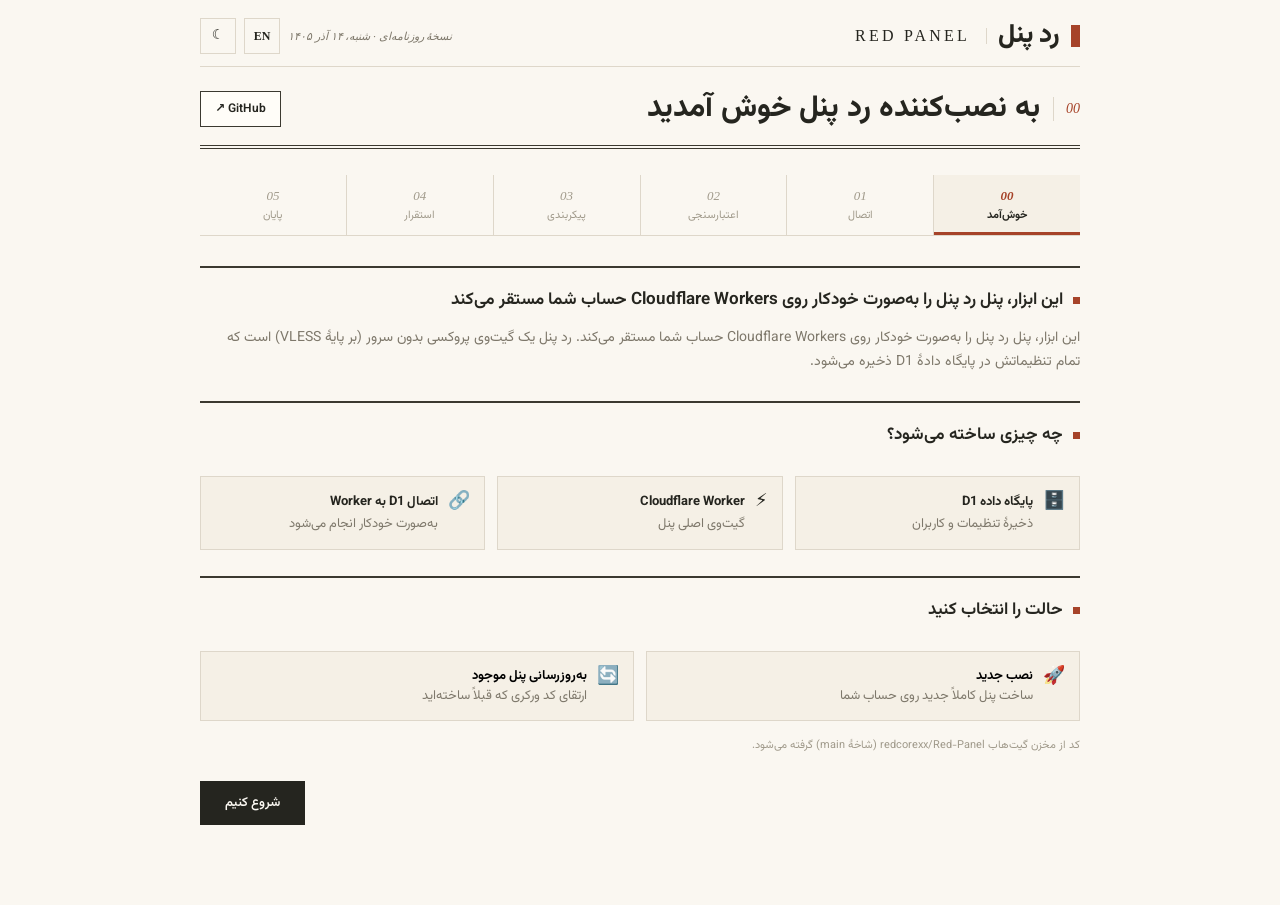
<file: docs/index.html>
<!DOCTYPE html>
<html lang="fa" dir="rtl">
<head>
<meta charset="UTF-8">
<meta name="viewport" content="width=device-width, initial-scale=1.0, viewport-fit=cover">
<title>نصب‌کننده رد پنل | Red Panel Installer</title>
<meta name="theme-color" content="#faf7f1">
<style>
@font-face {
  font-family: 'Vazirmatn';
  src: url([data-uri]) format('woff2');
  font-weight: 100 900; font-style: normal; font-display: swap;
}
:root {
  --p-bg:#faf7f1; --p-surface:#f5f0e6; --p-raised:#fffdf8; --p-ink:#25251f;
  --p-muted:#7e786b; --p-faint:#a09a8b; --p-line:#ded7ca; --p-strong-line:#3b3930;
  --p-accent:#a64329; --p-accent-soft:#f2e6dc; --p-green:#315b4d; --p-amber:#ad7a2b; --p-red:#ab3e36;
  --p-serif: Georgia,'Times New Roman',serif;
}
html[data-mode="dark"] {
  --p-bg:#191814; --p-surface:#24211b; --p-raised:#211f19; --p-ink:#f0e9db;
  --p-muted:#b4aa98; --p-faint:#9b907d; --p-line:#484135; --p-strong-line:#c5bba8;
  --p-accent:#e08b69; --p-accent-soft:#38281f; --p-green:#9cc6ae; --p-amber:#dcb374; --p-red:#e19086;
  color-scheme: dark;
}
* { box-sizing:border-box; margin:0; padding:0; }
html { font-size:16px; }
body {
  background:var(--p-bg); color:var(--p-ink);
  font-family:'Vazirmatn',Tahoma,system-ui,sans-serif;
  min-height:100svh; line-height:1.7;
}
::selection { background:var(--p-accent); color:var(--p-bg); }
*::-webkit-scrollbar { width:8px; height:8px; }
*::-webkit-scrollbar-thumb { background:var(--p-line); }
button { font-family:inherit; cursor:pointer; }
input, select { font-family:inherit; }

.app { width:min(880px,100% - 40px); margin-inline:auto; padding-bottom:80px; }

/* masthead */
.imprint { display:flex; justify-content:space-between; align-items:center; padding:18px 0 12px; border-bottom:1px solid var(--p-line); gap:12px; }
.wordmark { display:inline-flex; align-items:center; gap:11px; font-size:26px; font-weight:800; line-height:1; color:var(--p-ink); text-decoration:none; }
.mark { display:inline-block; width:9px; height:22px; background:var(--p-accent); flex:none; }
.wordmark-en { font-family:var(--p-serif); font-size:16px; font-weight:400; letter-spacing:.2em; padding-inline-start:16px; border-inline-start:1px solid var(--p-line); }
.edition { color:var(--p-muted); font-size:11px; font-family:var(--p-serif); font-style:italic; text-align:end; }
.imprint-actions { display:flex; gap:8px; align-items:center; }
.icon-btn { width:36px; height:36px; display:inline-flex; align-items:center; justify-content:center; border:1px solid var(--p-line); background:transparent; color:var(--p-ink); font-size:14px; transition:.18s; }
.icon-btn:hover { color:var(--p-accent); background:var(--p-accent-soft); border-color:var(--p-accent); }
.icon-btn.lang { font:600 12px var(--p-serif); }
.pagebar { display:flex; justify-content:space-between; align-items:center; gap:18px; padding:20px 0 14px; border-bottom:4px double var(--p-strong-line); }
.page-title { display:flex; align-items:center; gap:13px; min-width:0; }
.page-title h1 { font-size:clamp(22px,3vw,30px); font-weight:750; line-height:1.45; }
.sec-num { font-family:var(--p-serif); font-style:italic; font-size:14px; color:var(--p-accent); padding-inline-end:12px; border-inline-end:1px solid var(--p-line); flex:none; }

/* steps strip */
.steps { display:flex; gap:0; border-bottom:1px solid var(--p-line); margin-top:26px; overflow-x:auto; }
.step-pill { flex:1; min-width:96px; padding:10px 8px; text-align:center; font-size:11px; color:var(--p-faint); border-inline-start:1px solid var(--p-line); }
.step-pill:first-child { border-inline-start:0; }
.step-pill .n { display:block; font-family:var(--p-serif); font-style:italic; font-size:13px; color:var(--p-faint); }
.step-pill.on { color:var(--p-ink); font-weight:700; background:var(--p-surface); box-shadow:inset 0 -3px 0 var(--p-accent); }
.step-pill.on .n { color:var(--p-accent); }
.step-pill.done { color:var(--p-muted); }
.step-pill.done .n { color:var(--p-green); }

/* sections */
main { padding-top:30px; }
.section-heading { display:flex; justify-content:space-between; align-items:center; gap:16px; border-top:2px solid var(--p-strong-line); padding:18px 0 12px; margin-top:26px; }
.section-heading:first-child { margin-top:0; }
.section-heading h2 { display:flex; align-items:center; gap:10px; font-size:17px; font-weight:650; }
.section-heading h2::before { content:""; width:7px; height:7px; background:var(--p-accent); flex:none; }
.card { background:var(--p-raised); border:1px solid var(--p-line); padding:22px; margin-top:14px; }
.card.flat { background:transparent; }
.muted { color:var(--p-muted); font-size:13px; }
.small { font-size:12px; }
.serif { font-family:var(--p-serif); }

/* feature list */
.feat-grid { display:grid; grid-template-columns:repeat(auto-fit,minmax(220px,1fr)); gap:12px; margin-top:14px; }
.feat { display:flex; gap:10px; align-items:flex-start; background:var(--p-surface); border:1px solid var(--p-line); padding:14px; font-size:13px; }
.feat b { display:block; font-size:13px; }
.feat .em { font-size:18px; line-height:1.3; }

/* forms */
label.f-label { display:block; font-size:12px; font-weight:600; color:var(--p-muted); margin:16px 0 6px; }
input[type=text], input[type=password], select {
  width:100%; background:var(--p-raised); border:1px solid var(--p-line); color:var(--p-ink);
  padding:11px 14px; font-size:14px; outline:none; transition:.15s;
}
input:focus, select:focus { border-color:var(--p-accent); box-shadow:0 0 0 3px color-mix(in srgb,var(--p-accent) 16%,transparent); }
input::placeholder { color:var(--p-faint); }
.inp-wrap { position:relative; }
.inp-wrap .side-btn { position:absolute; inset-inline-end:6px; top:50%; transform:translateY(-50%); border:0; background:transparent; color:var(--p-muted); font-size:12px; padding:6px 8px; }
.inp-wrap .side-btn:hover { color:var(--p-accent); }
.row { display:flex; gap:10px; flex-wrap:wrap; align-items:center; }
.hint { font-size:11px; color:var(--p-faint); margin-top:6px; }

/* buttons */
.btn { display:inline-flex; align-items:center; justify-content:center; gap:8px; border:1px solid var(--p-strong-line); background:var(--p-raised); color:var(--p-ink); padding:11px 24px; font-size:13px; font-weight:600; transition:.18s; text-decoration:none; }
.btn:hover { background:var(--p-surface); }
.btn-primary { background:var(--p-ink); color:var(--p-bg); border-color:var(--p-ink); }
.btn-primary:hover { background:var(--p-accent); border-color:var(--p-accent); color:#fff; }
html[data-mode=dark] .btn-primary:hover { color:var(--p-bg); }
.btn-danger { border-color:var(--p-red); color:var(--p-red); }
.btn-sm { padding:7px 14px; font-size:12px; }
.btn[disabled] { opacity:.5; pointer-events:none; }
.actions { display:flex; justify-content:space-between; gap:12px; margin-top:26px; flex-wrap:wrap; }

/* code block */
.codebox { position:relative; margin-top:10px; }
.codebox pre { background:var(--p-surface); border:1px solid var(--p-line); padding:14px; font:11px/1.7 ui-monospace,Menlo,monospace; direction:ltr; text-align:left; max-height:220px; overflow:auto; white-space:pre; color:var(--p-ink); }
.codebox .copy { position:absolute; top:8px; inset-inline-end:8px; }

/* progress log */
.plog { margin-top:14px; }
.plog-item { display:flex; gap:12px; align-items:flex-start; padding:12px 4px; border-bottom:1px solid var(--p-line); font-size:13px; }
.plog-item:last-child { border-bottom:0; }
.plog-ico { width:22px; height:22px; flex:none; display:inline-flex; align-items:center; justify-content:center; border:1px solid var(--p-line); font-size:12px; color:var(--p-muted); }
.plog-item.ok .plog-ico { border-color:var(--p-green); color:var(--p-green); }
.plog-item.err .plog-ico { border-color:var(--p-red); color:var(--p-red); }
.plog-item.run .plog-ico { border-color:var(--p-amber); color:var(--p-amber); animation:pulse 1s infinite alternate; }
@keyframes pulse { to { opacity:.35; } }
.plog-item .t { font-weight:600; }
.plog-item .d { color:var(--p-muted); font-size:11px; direction:ltr; text-align:start; unicode-bidi:plaintext; overflow-wrap:anywhere; }

/* success */
.big-url { display:block; background:var(--p-surface); border:1px solid var(--p-strong-line); outline:1px solid var(--p-line); outline-offset:4px; padding:20px; text-align:center; margin-top:14px; }
.big-url a { color:var(--p-accent); font-weight:700; font-size:15px; direction:ltr; unicode-bidi:embed; word-break:break-all; text-underline-offset:5px; }
.kv { display:flex; justify-content:space-between; gap:10px; padding:10px 0; border-bottom:1px solid var(--p-line); font-size:13px; }
.kv:last-child { border-bottom:0; }
.kv b { direction:ltr; unicode-bidi:embed; font-family:ui-monospace,monospace; font-size:12px; }

/* notice */
.notice { border:1px solid var(--p-line); border-inline-start:3px solid var(--p-amber); background:var(--p-surface); padding:12px 14px; font-size:12px; margin-top:14px; }
.notice.red { border-inline-start-color:var(--p-red); }
.notice.green { border-inline-start-color:var(--p-green); }

/* saved panels */
.panel-item { display:flex; justify-content:space-between; align-items:center; gap:10px; padding:12px; border:1px solid var(--p-line); background:var(--p-surface); margin-top:8px; font-size:12px; flex-wrap:wrap; }
.panel-item .nm { font-weight:700; font-size:13px; }
.panel-item a { color:var(--p-accent); direction:ltr; unicode-bidi:embed; }

/* perm table */
.perms { width:100%; border-collapse:collapse; margin-top:12px; font-size:12px; }
.perms td, .perms th { border:1px solid var(--p-line); padding:9px 12px; text-align:start; }
.perms th { background:var(--p-surface); font-size:11px; color:var(--p-muted); font-weight:600; }
.ltr { direction:ltr; text-align:left; unicode-bidi:embed; }
.mt { margin-top:16px; }
.hidden { display:none !important; }
@media (max-width:640px){
  .wordmark { font-size:21px; }
  .wordmark-en { font-size:12px; padding-inline-start:10px; }
  .edition { display:none; }
  .card { padding:16px; }
}
</style>
</head>
<body>
<div class="app">
  <header>
    <div class="imprint">
      <span class="wordmark">
        <span class="mark"></span>
        <span>رد پنل</span>
        <span class="wordmark-en">RED PANEL</span>
      </span>
      <div class="imprint-actions">
        <span class="edition" id="edition"></span>
        <button class="icon-btn lang" id="btn-lang" onclick="toggleLang()">EN</button>
        <button class="icon-btn" id="btn-theme" onclick="toggleTheme()" title="Theme">☾</button>
      </div>
    </div>
    <div class="pagebar">
      <div class="page-title">
        <span class="sec-num" id="sec-num">00</span>
        <h1 id="page-title">نصب‌کننده</h1>
      </div>
      <a class="btn btn-sm" href="https://github.com/redcorexx/Red-Panel" target="_blank" rel="noopener">GitHub ↗</a>
    </div>
    <div class="steps" id="steps"></div>
  </header>

  <main id="main"></main>
</div>

<script>
/* ================= RED PANEL INSTALLER ================= */
const REPO = 'redcorexx/Red-Panel';
const CF_API = 'https://api.cloudflare.com/client/v4';
const LS_PANELS = 'redpanel_installer_panels';
const LS_LANG = 'redpanel_installer_lang';
const LS_THEME = 'redpanel_installer_theme';

const PROXY_CODE = `export default {
  async fetch(request) {
    const url = new URL(request.url);
    if (url.pathname === '/health') return json({ ok: true, service: 'redpanel-proxy' });
    if (request.method === 'OPTIONS') return new Response(null, { headers: corsH() });
    const target = url.searchParams.get('url');
    if (!target) return json({ error: 'missing ?url=' }, 400);
    let t; try { t = new URL(target); } catch { return json({ error: 'bad url' }, 400); }
    const allowed = ['api.cloudflare.com','raw.githubusercontent.com','cdn.jsdelivr.net','api.github.com'];
    if (!allowed.includes(t.hostname)) return json({ error: 'host not allowed' }, 403);
    const headers = new Headers(request.headers);
    headers.delete('host'); headers.delete('origin'); headers.delete('referer');
    const init = { method: request.method, headers, duplex: 'half' };
    if (request.method !== 'GET' && request.method !== 'HEAD') init.body = request.body;
    const res = await fetch(target, init);
    const rh = new Headers(res.headers);
    for (const [k, v] of Object.entries(corsH())) rh.set(k, v);
    return new Response(res.body, { status: res.status, headers: rh });
  }
};
function corsH() {
  return {
    'Access-Control-Allow-Origin': '*',
    'Access-Control-Allow-Methods': 'GET, POST, PUT, DELETE, OPTIONS',
    'Access-Control-Allow-Headers': '*',
    'Access-Control-Max-Age': '86400'
  };
}
function json(obj, status = 200) {
  return new Response(JSON.stringify(obj), {
    status,
    headers: Object.assign({ 'Content-Type': 'application/json' }, corsH())
  });
}`;

const state = {
  mode: 'install',          // install | update
  step: 0,
  proxyUrl: '',
  directOk: false,
  apiToken: '',
  accounts: [],
  accountId: '',
  accountName: '',
  workerName: '',
  password: '',
  tgToken: '',
  tgAdminId: '',
  dbId: '',
  dbName: '',
  workerCode: '',
  workerVersion: '',
  deployUrl: '',
  existingBindings: null,
};

/* ---------------- i18n ---------------- */
const I18N = {
  fa: {
    steps: ['خوش‌آمد', 'اتصال', 'اعتبارسنجی', 'پیکربندی', 'استقرار', 'پایان'],
    titles: ['به نصب‌کننده رد پنل خوش آمدید','برقراری اتصال', 'اعتبارسنجی توکن', 'پیکربندی استقرار', 'در حال استقرار…', 'استقرار کامل شد'],
    titlesUpdate: ['به نصب‌کننده رد پنل خوش آمدید','برقراری اتصال', 'اعتبارسنجی توکن', 'پیکربندی به‌روزرسانی', 'در حال به‌روزرسانی…', 'به‌روزرسانی کامل شد'],
    welcomeDesc: 'این ابزار، پنل رد پنل را به‌صورت خودکار روی Cloudflare Workers حساب شما مستقر می‌کند. رد پنل یک گیت‌وی پروکسی بدون سرور (بر پایهٔ VLESS) است که تمام تنظیماتش در پایگاه دادهٔ D1 ذخیره می‌شود.',
    whatBuilt: 'چه چیزی ساخته می‌شود؟',
    featD1: 'پایگاه داده D1', featD1d: 'ذخیرهٔ تنظیمات و کاربران',
    featW: 'Cloudflare Worker', featWd: 'گیت‌وی اصلی پنل',
    featB: 'اتصال D1 به Worker', featBd: 'به‌صورت خودکار انجام می‌شود',
    modes: 'حالت را انتخاب کنید',
    modeInstall: 'نصب جدید', modeInstallD: 'ساخت پنل کاملاً جدید روی حساب شما',
    modeUpdate: 'به‌روزرسانی پنل موجود', modeUpdateD: 'ارتقای کد ورکری که قبلاً ساخته‌اید',
    savedPanels: 'پنل‌های ذخیره‌شده در این مرورگر',
    permTitle: 'دسترسی‌های لازم برای ساخت توکن',
    permTbl: ['منبع', 'سطح', 'کاربرد'],
    perm1: ['Account Settings', 'Read', 'شناسایی حساب'],
    perm2: ['Workers Scripts', 'Edit', 'استقرار ورکر'],
    perm3: ['D1', 'Edit', 'ساخت پایگاه داده'],
    makeToken: 'ساخت توکن در داشبورد کلودفلر ↗',
    tokenGuide: 'آموزش ساخت توکن: در داشبورد کلودفلر به <b>My Profile ← API Tokens</b> بروید، روی <b>Create Token</b> بزنید، گزینهٔ <b>Create Custom Token</b> را انتخاب و دسترسی‌های بالا را اضافه کنید.',
    next: 'ادامه', back: 'بازگشت', start: 'شروع کنیم',
    connIntro: 'مرورگرها اجازهٔ تماس مستقیم با API کلودفلر را نمی‌دهند (محدودیت CORS). برای همین یک <b>پروکسی کوچک و رایگان</b> روی حساب خودتان می‌سازیم — کمتر از یک دقیقه طول می‌کشد و فقط برای همین نصب استفاده می‌شود.',
    connTest: 'ابتدا اتصال مستقیم آزمایش می‌شود…',
    connDirectOk: 'اتصال مستقیم برقرار است! نیازی به پروکسی نیست.',
    connNeedProxy: 'اتصال مستقیم ممکن نیست. مراحل زیر پروکسی شخصی شما را می‌سازد:',
    proxyStep1: '<b>۱.</b> روی دکمهٔ زیر بزنید تا صفحهٔ ساخت Worker در داشبورد کلودفلر باز شود:',
    openWorker: 'باز کردن داشبورد کلودفلر ↗',
    proxyStep2: '<b>۲.</b> یک نام دلخواه بگذارید (مثلاً <span class="ltr">redpanel-proxy</span>)، گزینهٔ <span class="ltr">Hello World</span> را انتخاب و <b>Deploy</b> کنید، سپس <b>Edit code</b> را بزنید.',
    proxyStep3: '<b>۳.</b> کد پیش‌فرض را کامل پاک کنید و کد زیر را جایگزین آن کنید و دوباره <b>Deploy</b> بزنید:',
    copy: 'کپی', copied: 'کپی شد!',
    proxyStep4: '<b>۴.</b> آدرس ورکر پروکسی را اینجا وارد کنید:',
    proxyPh: 'https://redpanel-proxy.YOUR-NAME.workers.dev',
    proxyVerify: 'بررسی اتصال پروکسی',
    proxyOk: 'پروکسی متصل و آماده است.',
    proxyFail: 'پروکسی پاسخ نداد. مطمئن شوید Deploy شده و آدرس درست است.',
    secNote: 'این پروکسی فقط درخواست‌ها را به دامنه‌های مجاز (کلودفلر و گیت‌هاب) عبور می‌دهد. کدش را می‌توانید بازبینی کنید.',
    tokenLbl: 'توکن API کلودفلر',
    tokenPh: 'توکن را اینجا جای‌گذاری کنید',
    validate: 'اعتبارسنجی',
    validating: 'در حال بررسی…',
    tokenOk: 'توکن معتبر است.',
    tokenBad: 'توکن معتبر نیست یا دسترسی‌ها کافی نیست.',
    accountLbl: 'حساب را انتخاب کنید',
    noAccount: 'حسابی پیدا نشد. دسترسی Account Settings: Read را بررسی کنید.',
    workerNameLbl: 'نام ورکر',
    workerNameHint: 'فقط حروف کوچک انگلیسی، عدد و خط تیره',
    passLbl: 'رمز عبور پنل',
    passHint: 'این رمز ورود داشبورد شماست — آن را ذخیره کنید',
    regen: 'تولید دوباره', show: 'نمایش', hide: 'مخفی',
    advTg: 'ربات تلگرام (اختیاری)',
    tgTokenLbl: 'توکن ربات تلگرام',
    tgAdminLbl: 'آیدی عددی ادمین تلگرام',
    deployIntro: 'همه‌چیز آماده است. فرآیند استقرار به‌صورت خودکار انجام می‌شود:',
    deployStart: 'شروع استقرار',
    updateIntro: 'کد ورکر به آخرین نسخهٔ مخزن به‌روزرسانی می‌شود. تنظیمات و پایگاه دادهٔ شما دست نمی‌خورد.',
    updateWorkerLbl: 'نام ورکر موجود',
    updateStart: 'شروع به‌روزرسانی',
    stFetch: 'دریافت کد ورکر از مخزن',
    stD1: 'ساخت پایگاه دادهٔ D1',
    stD1Found: 'پایگاه دادهٔ موجود پیدا شد',
    stInject: 'تزریق تنظیمات به کد',
    stUpload: 'بارگذاری و استقرار ورکر',
    stBindings: 'بازیابی اتصال‌های موجود',
    stUrl: 'ساخت آدرس پنل',
    stDone: 'پایان',
    errGeneric: 'خطا رخ داد',
    errToken: 'خطا در اعتبارسنجی توکن',
    errFetch: 'دریافت کد ورکر ناموفق بود',
    errD1: 'ساخت پایگاه داده ناموفق بود',
    errDeploy: 'استقرار ورکر ناموفق بود',
    errNoBindings: 'ورکر پیدا شد ولی اتصال D1 نداشت؛ نام ورکر را بررسی کنید',
    successTitle: 'پنل شما آماده است!',
    successDesc: 'با دکمهٔ زیر وارد داشبورد شوید. رمز عبور شما:',
    openPanel: 'ورود به داشبورد ↗',
    panelUrl: 'آدرس پنل',
    subUrl: 'آدرس سابسکریپشن',
    savePanel: 'ذخیره در این مرورگر',
    saved: 'ذخیره شد',
    warnNoSubdomain: 'حساب شما ساب‌دامین workers.dev ندارد. از داشبورد کلودفلر فعالش کنید (Workers ← Workers Subdomain).',
    updateSuccessTitle: 'به‌روزرسانی کامل شد!',
    updateSuccessDesc: 'ورکر شما به آخرین نسخه ارتقا یافت. آدرس پنل تغییر نکرده است.',
    again: 'نصب جدید', updateAgain: 'به‌روزرسانی دوباره',
    editionPrefix: 'نسخهٔ روزنامه‌ای · ',
    errNet: 'خطای شبکه در ارتباط با پروکسی',
    checkingDirect: 'آزمایش اتصال مستقیم به کلودفلر…',
    tokenHelp: 'توکن خود را نسازیده‌اید؟ بخش «دسترسی‌های لازم» در صفحهٔ قبل را ببینید.',
    proxyOrDirect: 'پروکسی یا اتصال مستقیم',
    required: 'این فیلد لازم است',
    workerNameBad: 'نام ورکر فقط می‌تواند حروف کوچک، عدد و خط تیره باشد',
    fetchNote: 'کد از مخزن گیت‌هاب <span class="ltr">redcorexx/Red-Panel</span> (شاخهٔ main) گرفته می‌شود.',
    versionLbl: 'نسخهٔ در حال نصب',
  },
  en: {
    steps: ['Welcome','Connection','Credentials','Configure','Deploy','Done'],
    titles: ['Welcome to the Red Panel Installer','Establish Connection','Validate Token','Deployment Config','Deploying…','Deployment Complete'],
    titlesUpdate: ['Welcome to the Red Panel Installer','Establish Connection','Validate Token','Update Config','Updating…','Update Complete'],
    welcomeDesc: 'This tool automatically deploys Red Panel to Cloudflare Workers on your account. Red Panel is a serverless proxy gateway (VLESS-based) that stores all configuration in a D1 database.',
    whatBuilt: 'What will be created?',
    featD1: 'D1 Database', featD1d: 'Stores settings & users',
    featW: 'Cloudflare Worker', featWd: 'The main panel gateway',
    featB: 'D1 → Worker binding', featBd: 'Done automatically',
    modes: 'Choose a mode',
    modeInstall: 'Fresh install', modeInstallD: 'Build a brand-new panel on your account',
    modeUpdate: 'Update existing panel', modeUpdateD: 'Upgrade a worker you already deployed',
    savedPanels: 'Panels saved in this browser',
    permTitle: 'Required token permissions',
    permTbl: ['Resource','Level','Purpose'],
    perm1: ['Account Settings','Read','Identify account'],
    perm2: ['Workers Scripts','Edit','Deploy worker'],
    perm3: ['D1','Edit','Create database'],
    makeToken: 'Create token in Cloudflare dashboard ↗',
    tokenGuide: 'How to create a token: in the Cloudflare dashboard go to <b>My Profile → API Tokens</b>, click <b>Create Token</b>, choose <b>Create Custom Token</b> and add the permissions above.',
    next: 'Next', back: 'Back', start: 'Let’s start',
    connIntro: 'Browsers cannot call the Cloudflare API directly (CORS restriction). So we create a tiny <b>free proxy</b> on your own account — it takes under a minute and is only used for this installation.',
    connTest: 'Testing direct connection first…',
    connDirectOk: 'Direct connection works! No proxy needed.',
    connNeedProxy: 'Direct connection is not possible. The steps below build your personal proxy:',
    proxyStep1: '<b>1.</b> Click the button below to open Worker creation in the Cloudflare dashboard:',
    openWorker: 'Open Cloudflare dashboard ↗',
    proxyStep2: '<b>2.</b> Pick any name (e.g. <span class="ltr">redpanel-proxy</span>), choose the <span class="ltr">Hello World</span> template, click <b>Deploy</b>, then <b>Edit code</b>.',
    proxyStep3: '<b>3.</b> Delete the default code entirely, paste this instead and <b>Deploy</b> again:',
    copy: 'Copy', copied: 'Copied!',
    proxyStep4: '<b>4.</b> Paste your proxy worker URL here:',
    proxyPh: 'https://redpanel-proxy.YOUR-NAME.workers.dev',
    proxyVerify: 'Verify proxy connection',
    proxyOk: 'Proxy connected and ready.',
    proxyFail: 'Proxy did not respond. Make sure it is deployed and the URL is correct.',
    secNote: 'This proxy only forwards requests to allowed domains (Cloudflare & GitHub). You can review its code above.',
    tokenLbl: 'Cloudflare API token',
    tokenPh: 'Paste your token here',
    validate: 'Validate',
    validating: 'Checking…',
    tokenOk: 'Token is valid.',
    tokenBad: 'Token is invalid or permissions are insufficient.',
    accountLbl: 'Select your account',
    noAccount: 'No accounts found. Check the Account Settings: Read permission.',
    workerNameLbl: 'Worker name',
    workerNameHint: 'Lowercase letters, digits and dashes only',
    passLbl: 'Panel password',
    passHint: 'This is your dashboard login password — save it somewhere safe',
    regen: 'Regenerate', show: 'Show', hide: 'Hide',
    advTg: 'Telegram bot (optional)',
    tgTokenLbl: 'Telegram bot token',
    tgAdminLbl: 'Telegram admin numeric ID',
    deployIntro: 'Everything is ready. Deployment runs automatically:',
    deployStart: 'Start deployment',
    updateIntro: 'Your worker code will be updated to the latest version from the repository. Your settings and database stay untouched.',
    updateWorkerLbl: 'Existing worker name',
    updateStart: 'Start update',
    stFetch: 'Fetching worker code from repository',
    stD1: 'Creating D1 database',
    stD1Found: 'Found existing database',
    stInject: 'Injecting configuration into code',
    stUpload: 'Uploading & deploying worker',
    stBindings: 'Restoring existing bindings',
    stUrl: 'Building panel URL',
    stDone: 'Finished',
    errGeneric: 'An error occurred',
    errToken: 'Token validation failed',
    errFetch: 'Failed to fetch worker code',
    errD1: 'Failed to create database',
    errDeploy: 'Failed to deploy worker',
    errNoBindings: 'Worker found but has no D1 binding; check the worker name',
    successTitle: 'Your panel is ready!',
    successDesc: 'Open your dashboard with the button below. Your password:',
    openPanel: 'Open dashboard ↗',
    panelUrl: 'Panel URL',
    subUrl: 'Subscription URL',
    savePanel: 'Save in this browser',
    saved: 'Saved',
    warnNoSubdomain: 'Your account has no workers.dev subdomain. Enable it in the Cloudflare dashboard (Workers → Workers Subdomain).',
    updateSuccessTitle: 'Update complete!',
    updateSuccessDesc: 'Your worker was upgraded to the latest version. The panel URL is unchanged.',
    again: 'New install', updateAgain: 'Update again',
    editionPrefix: 'Newspaper Edition · ',
    errNet: 'Network error talking to the proxy',
    checkingDirect: 'Testing direct connection to Cloudflare…',
    tokenHelp: 'No token yet? See “Required token permissions” on the previous page.',
    proxyOrDirect: 'Proxy or direct connection',
    required: 'This field is required',
    workerNameBad: 'Worker name may only contain lowercase letters, digits and dashes',
    fetchNote: 'Code is pulled from the <span class="ltr">redcorexx/Red-Panel</span> GitHub repository (main branch).',
    versionLbl: 'Version being installed',
  }
};
let lang = localStorage.getItem(LS_LANG) || 'fa';
function t(k){ return (I18N[lang] && I18N[lang][k]) || I18N.fa[k] || k; }
function esc(s){ return String(s).replace(/[&<>"']/g, c => ({'&':'&amp;','<':'&lt;','>':'&gt;','"':'&quot;',"'":'&#39;'}[c])); }

/* ---------------- theme & lang ---------------- */
function applyMeta(){
  document.documentElement.lang = lang;
  document.documentElement.dir = lang === 'fa' ? 'rtl' : 'ltr';
  document.getElementById('btn-lang').textContent = lang === 'fa' ? 'EN' : 'فا';
  const now = new Date();
  const loc = lang === 'fa' ? 'fa-IR' : 'en-US';
  const ds = now.toLocaleDateString(loc, { year:'numeric', month:'long', day:'numeric' });
  const wd = now.toLocaleDateString(loc, { weekday:'long' });
  document.getElementById('edition').textContent = t('editionPrefix') + wd + (lang==='fa' ? '، ' : ' — ') + ds;
}
function toggleLang(){ lang = lang === 'fa' ? 'en' : 'fa'; localStorage.setItem(LS_LANG, lang); render(); }
function toggleTheme(){
  const h = document.documentElement;
  const dark = h.getAttribute('data-mode') !== 'dark';
  h.setAttribute('data-mode', dark ? 'dark' : 'light');
  localStorage.setItem(LS_THEME, dark ? 'dark' : 'light');
  document.getElementById('btn-theme').textContent = dark ? '☀' : '☾';
}
(function(){
  const th = localStorage.getItem(LS_THEME);
  if (th === 'dark' || (!th && matchMedia('(prefers-color-scheme: dark)').matches)) {
    document.documentElement.setAttribute('data-mode','dark');
    document.getElementById('btn-theme').textContent = '☀';
  }
})();

/* ---------------- helpers ---------------- */
function randName(){ return 'red-panel-' + Math.random().toString(36).slice(2,6); }
function randPass(){
  const chars = 'abcdefghjkmnpqrstuvwxyzABCDEFGHJKMNPQRSTUVWXYZ23456789';
  let p = ''; for (let i=0;i<12;i++) p += chars[Math.floor(Math.random()*chars.length)];
  return p;
}
function savePanels(){ try { return JSON.parse(localStorage.getItem(LS_PANELS) || '[]'); } catch { return []; } }
function addPanel(p){ const l = savePanels(); l.unshift(p); localStorage.setItem(LS_PANELS, JSON.stringify(l.slice(0,10))); }

async function cfFetch(path, options = {}){
  const headers = Object.assign({}, options.headers || {});
  if (state.apiToken && !headers['Authorization']) headers['Authorization'] = 'Bearer ' + state.apiToken;
  let url = CF_API + path;
  const opts = { method: options.method || 'GET', headers };
  if (options.body instanceof FormData) { opts.body = options.body; }
  else if (options.body !== undefined) { headers['Content-Type'] = 'application/json'; opts.body = options.body; }
  if (state.proxyUrl) url = state.proxyUrl.replace(/\/+$/,'') + '/?url=' + encodeURIComponent(CF_API + path);
  try {
    const res = await fetch(url, opts);
    let data = null;
    try { data = await res.json(); } catch(e){}
    if (data && typeof data === 'object') { data._status = res.status; return data; }
    return { success: false, errors: [{ message: 'HTTP ' + res.status }], _status: res.status };
  } catch (e) {
    return { success: false, errors: [{ message: String(e && e.message || e) }], _network: true };
  }
}

async function fetchWorkerCode(){
  const files = ['_worker.js'];
  const mkSources = (f) => [
    { name: 'jsDelivr', url: `https://cdn.jsdelivr.net/gh/${REPO}@main/${f}` },
    { name: 'GitHub API', url: `https://api.github.com/repos/${REPO}/contents/${f}?ref=main`, gh: true },
    { name: 'GitHub Raw', url: `https://raw.githubusercontent.com/${REPO}/refs/heads/main/${f}` },
  ];
  let proxied = [];
  if (state.proxyUrl) {
    const p = state.proxyUrl.replace(/\/+$/,'');
    proxied = files.map(f => ({ name: 'Proxy → GitHub', url: p + '/?url=' + encodeURIComponent(`https://raw.githubusercontent.com/${REPO}/refs/heads/main/${f}`) }));
  }
  const errors = [];
  for (const src of [...mkSources(files[0]), ...proxied]) {
    try {
      const res = await fetch(src.url);
      if (!res.ok) { errors.push(src.name + ': HTTP ' + res.status); continue; }
      let code;
      if (src.gh) {
        const j = await res.json();
        const bin = atob(j.content.replace(/\n/g,''));
        const bytes = new Uint8Array(bin.length);
        for (let i=0;i<bin.length;i++) bytes[i] = bin.charCodeAt(i);
        code = new TextDecoder('utf-8').decode(bytes);
      } else { code = await res.text(); }
      if (!code || code.length < 5000) { errors.push(src.name + ': invalid response'); continue; }
      const vm = code.match(/const\s+CURRENT_VERSION\s*=\s*["']([^"']+)["']/);
      if (vm) state.workerVersion = vm[1];
      state.workerCode = code;
      return { ok: true, via: src.name };
    } catch (e) { errors.push(src.name + ': ' + e.message); }
  }
  return { ok: false, msg: errors.join(' · ') };
}

async function createD1Database(){
  const r = await cfFetch(`/accounts/${state.accountId}/d1/database`, { method:'POST', body: JSON.stringify({ name: state.dbName }) });
  if (r.success) { state.dbId = r.result?.uuid || r.result?.database_id || ''; return { ok:true }; }
  const msg = r.errors?.[0]?.message || '';
  if (/already/i.test(msg)) {
    const list = await cfFetch(`/accounts/${state.accountId}/d1/database`);
    const found = (list.result || []).find(d => d.name === state.dbName);
    if (found) { state.dbId = found.uuid; return { ok:true, found:true }; }
  }
  return { ok:false, msg: msg || t('errD1') };
}

function injectConfig(code){
  let c = code;
  const set = (key, val) => {
    const re = new RegExp(`(${key}\\s*:\\s*)"[^"]*"`);
    c = c.replace(re, `$1"${val.replace(/"/g,'')}"`);
  };
  if (state.password) set('masterKey', state.password);
  if (state.workerName) set('cfWorkerName', state.workerName);
  if (state.accountId) set('cfAccountId', state.accountId);
  if (state.apiToken) set('cfApiToken', state.apiToken);
  if (state.tgToken) set('tgToken', state.tgToken);
  if (state.tgAdminId) set('tgAdminId', state.tgAdminId);
  return c;
}

async function uploadWorker(bindings){
  const code = state.mode === 'install' ? injectConfig(state.workerCode) : state.workerCode;
  const metadata = {
    main_module: 'worker.js',
    compatibility_date: '2024-09-22',
    compatibility_flags: ['nodejs_compat'],
    bindings: bindings,
  };
  const form = new FormData();
  form.append('metadata', new Blob([JSON.stringify(metadata)], { type: 'application/json' }));
  form.append('worker.js', new Blob([code], { type: 'application/javascript+module' }), 'worker.js');
  const r = await cfFetch(`/accounts/${state.accountId}/workers/scripts/${encodeURIComponent(state.workerName)}`, { method:'PUT', body: form });
  if (r.success) return { ok:true };
  return { ok:false, msg: r.errors?.[0]?.message || t('errDeploy') };
}

async function getSubdomain(){
  const r = await cfFetch(`/accounts/${state.accountId}/workers/subdomain`);
  return r.success ? (r.result?.subdomain || '') : '';
}

/* ---------------- deploy runner ---------------- */
function logItem(id, title){
  return `<div class="plog-item" id="pli-${id}"><span class="plog-ico">•</span><div><div class="t">${title}</div><div class="d" id="pld-${id}"></div></div></div>`;
}
function setStepLog(id, status, detail){
  const el = document.getElementById('pli-' + id);
  const d = document.getElementById('pld-' + id);
  if (!el) return;
  el.className = 'plog-item ' + status;
  el.querySelector('.plog-ico').textContent = status === 'ok' ? '✓' : status === 'err' ? '✕' : status === 'run' ? '…' : '•';
  if (detail !== undefined && d) d.textContent = detail;
}

async function runDeployment(){
  const btn = document.getElementById('btn-run-deploy');
  if (btn) btn.disabled = true;
  try {
    setStepLog('fetch','run');
    const f = await fetchWorkerCode();
    if (!f.ok) { setStepLog('fetch','err', f.msg); return fail(t('errFetch')); }
    setStepLog('fetch','ok', f.via + (state.workerVersion ? ' · v' + state.workerVersion : ''));

    if (state.mode === 'install') {
      setStepLog('d1','run');
      const d = await createD1Database();
      if (!d.ok) { setStepLog('d1','err', d.msg); return fail(t('errD1')); }
      setStepLog('d1','ok', d.found ? t('stD1Found') : state.dbName + ' · ' + state.dbId.slice(0,8) + '…');

      setStepLog('inject','run');
      setStepLog('inject','ok', 'masterKey · cfWorkerName · cfAccountId · cfApiToken');
      var bindings = [{ name:'IOT_DB', type:'d1', id: state.dbId }];
    } else {
      setStepLog('bindings','run');
      const s = await cfFetch(`/accounts/${state.accountId}/workers/scripts/${encodeURIComponent(state.workerName)}/settings`);
      let bindings = null;
      if (s.success && Array.isArray(s.result?.bindings)) bindings = s.result.bindings;
      if (!bindings || !bindings.some(b => b.type === 'd1')) {
        if (state.dbId) bindings = [{ name:'IOT_DB', type:'d1', id: state.dbId }];
        else { setStepLog('bindings','err', t('errNoBindings')); return fail(t('errNoBindings')); }
      }
      setStepLog('bindings','ok', bindings.filter(b=>b.type==='d1').map(b=>b.id.slice(0,8)+'…').join(', '));
    }

    setStepLog('upload','run');
    const u = await uploadWorker(bindings);
    if (!u.ok) { setStepLog('upload','err', u.msg); return fail(t('errDeploy')); }
    setStepLog('upload','ok', state.workerName);

    setStepLog('url','run');
    const sub = await getSubdomain();
    if (sub) state.deployUrl = `https://${state.workerName}.${sub}.workers.dev`;
    setStepLog('url', sub ? 'ok' : 'err', sub ? state.deployUrl : t('warnNoSubdomain'));

    setStepLog('done','ok','');
    state.step = 5;
    setTimeout(render, 600);
  } catch (e) {
    fail(t('errGeneric') + ' — ' + e.message);
  }
  function fail(msg){ if (btn) btn.disabled = false; alertBox(msg); }
}

function alertBox(msg){
  const el = document.getElementById('run-alert');
  if (el) { el.textContent = msg; el.classList.remove('hidden'); }
}

/* ---------------- validation ---------------- */
async function validateToken(){
  const btn = document.getElementById('btn-validate');
  btn.disabled = true; btn.textContent = t('validating');
  const box = document.getElementById('token-result');
  state.apiToken = document.getElementById('in-token').value.trim();
  const v = await cfFetch('/user/tokens/verify');
  if (!v.success || v.result?.status !== 'active') {
    box.innerHTML = `<div class="notice red">${t('tokenBad')}<div class="small ltr" style="margin-top:6px">${esc(v.errors?.[0]?.message || t('errNet'))}</div></div>`;
    btn.disabled = false; btn.textContent = t('validate');
    return;
  }
  const acc = await cfFetch('/accounts?per_page=50');
  if (!acc.success || !acc.result?.length) {
    box.innerHTML = `<div class="notice red">${t('noAccount')}</div>`;
    btn.disabled = false; btn.textContent = t('validate');
    return;
  }
  state.accounts = acc.result;
  state.accountId = acc.result[0].id;
  state.accountName = acc.result[0].name;
  box.innerHTML = `<div class="notice green">${t('tokenOk')}</div>
    <label class="f-label">${t('accountLbl')}</label>
    <select id="in-account" onchange="state.accountId=this.value;state.accountName=this.options[this.selectedIndex].text">
      ${acc.result.map(a => `<option value="${esc(a.id)}">${esc(a.name)}</option>`).join('')}
    </select>`;
  document.getElementById('step-next').disabled = false;
  btn.disabled = false; btn.textContent = t('validate');
}

/* ---------------- proxy ---------------- */
async function testDirect(){
  try {
    const res = await fetch(CF_API + '/ips', { signal: AbortSignal.timeout ? AbortSignal.timeout(8000) : undefined });
    const j = await res.json();
    return !!j.success;
  } catch(e){ return false; }
}
async function verifyProxy(){
  const btn = document.getElementById('btn-verify-proxy');
  const box = document.getElementById('proxy-result');
  const url = document.getElementById('in-proxy').value.trim().replace(/\/+$/,'');
  if (!url) { box.innerHTML = `<div class="notice red">${t('required')}</div>`; return; }
  btn.disabled = true;
  try {
    const res = await fetch(url + '/health', { signal: AbortSignal.timeout ? AbortSignal.timeout(10000) : undefined });
    const j = await res.json();
    if (j && j.ok) {
      state.proxyUrl = url;
      box.innerHTML = `<div class="notice green">${t('proxyOk')}</div>`;
      document.getElementById('step-next').disabled = false;
    } else { box.innerHTML = `<div class="notice red">${t('proxyFail')}</div>`; }
  } catch(e) {
    box.innerHTML = `<div class="notice red">${t('proxyFail')}<div class="small ltr" style="margin-top:6px">${esc(e.message)}</div></div>`;
  }
  btn.disabled = false;
}
function copyProxy(btn){
  navigator.clipboard.writeText(PROXY_CODE).then(() => {
    btn.textContent = t('copied'); setTimeout(() => btn.textContent = t('copy'), 1500);
  });
}
function copyText(id, btn){
  const el = document.getElementById(id);
  navigator.clipboard.writeText(el ? (el.value || el.textContent) : '').then(() => {
    if (btn) { const o = btn.textContent; btn.textContent = t('copied'); setTimeout(() => btn.textContent = o, 1400); }
  });
}

/* ---------------- render ---------------- */
const PAGE_NUMS = ['00','01','02','03','04','05'];
function render(){
  applyMeta();
  const titles = state.mode === 'install' ? t('titles') : t('titlesUpdate');
  document.getElementById('page-title').textContent = titles[state.step];
  document.getElementById('sec-num').textContent = PAGE_NUMS[state.step];
  const stepsEl = document.getElementById('steps');
  stepsEl.innerHTML = t('steps').map((s,i) =>
    `<div class="step-pill ${i===state.step?'on':i<state.step?'done':''}"><span class="n">${i<state.step?'✓':'0'+i}</span>${s}</div>`).join('');
  const main = document.getElementById('main');
  main.innerHTML = [rWelcome, rConn, rCreds, rConfig, rDeploy, rSuccess][state.step]();
  window.scrollTo({ top: 0 });
}

function navButtons(showNext, nextDisabled){
  return `<div class="actions">
    <button class="btn" onclick="goStep(${state.step-1})" ${state.step===0?'style="visibility:hidden"':''}>${t('back')}</button>
    <button class="btn btn-primary" id="step-next" onclick="goStep(${state.step+1})" ${showNext?'':'style="visibility:hidden"'} ${nextDisabled?'disabled':''}>${t('next')}</button>
  </div>`;
}
function goStep(n){
  if (n < 0) n = 0; if (n > 5) n = 5;
  if (n === 2 && state.step === 1 && !state.proxyUrl && !state.directOk) return;
  if (n === 3 && !state.accountId) return;
  if (n === 1) window.__connTested = false;
  state.step = n; render();
}

function rWelcome(){
  const saved = savePanels();
  return `
  <div class="section-heading"><h2>${t('welcomeDesc').split('.')[0]}</h2></div>
  <p class="muted" style="font-size:14px">${t('welcomeDesc')}</p>

  <div class="section-heading"><h2>${t('whatBuilt')}</h2></div>
  <div class="feat-grid">
    <div class="feat"><span class="em">🗄️</span><div><b>${t('featD1')}</b><span class="muted">${t('featD1d')}</span></div></div>
    <div class="feat"><span class="em">⚡</span><div><b>${t('featW')}</b><span class="muted">${t('featWd')}</span></div></div>
    <div class="feat"><span class="em">🔗</span><div><b>${t('featB')}</b><span class="muted">${t('featBd')}</span></div></div>
  </div>

  <div class="section-heading"><h2>${t('modes')}</h2></div>
  <div class="feat-grid">
    <button class="feat" style="cursor:pointer;text-align:start" onclick="state.mode='install'">
      <span class="em">🚀</span><div><b>${t('modeInstall')}</b><span class="muted">${t('modeInstallD')}</span></div>
    </button>
    <button class="feat" style="cursor:pointer;text-align:start" onclick="state.mode='update'">
      <span class="em">🔄</span><div><b>${t('modeUpdate')}</b><span class="muted">${t('modeUpdateD')}</span></div>
    </button>
  </div>
  <p class="hint mt">${t('fetchNote')}</p>

  ${saved.length ? `
  <div class="section-heading"><h2>${t('savedPanels')}</h2></div>
  ${saved.map(p => `<div class="panel-item">
      <div><div class="nm">${esc(p.name)}</div><a href="${esc(p.url)}" target="_blank" rel="noopener">${esc(p.url)}</a></div>
      <div class="row"><a class="btn btn-sm" href="${esc(p.url)}/sync/dash" target="_blank" rel="noopener">${t('openPanel')}</a></div>
    </div>`).join('')}` : ''}

  <div class="actions">
    <span></span>
    <button class="btn btn-primary" onclick="startFlow()">${t('start')}</button>
  </div>`;
}
function startFlow(){ window.__connTested = false; state.step = 1; render(); }

function rConn(){
  return `
  <div class="section-heading"><h2>${t('proxyOrDirect')}</h2></div>
  <p class="muted" style="font-size:14px">${t('connIntro')}</p>
  <div id="conn-status" class="notice mt">${t('checkingDirect')}</div>

  <div id="proxy-guide" class="hidden">
    <div class="section-heading"><h2>${t('steps')[1]}</h2></div>
    <p class="muted" style="font-size:13px">${t('proxyStep1')}</p>
    <a class="btn btn-sm mt" href="https://dash.cloudflare.com/workers/services/create" target="_blank" rel="noopener">${t('openWorker')}</a>
    <p class="muted mt" style="font-size:13px">${t('proxyStep2')}</p>
    <p class="muted mt" style="font-size:13px">${t('proxyStep3')}</p>
    <div class="codebox">
      <button class="btn btn-sm copy" onclick="copyProxy(this)">${t('copy')}</button>
      <pre>${esc(PROXY_CODE)}</pre>
    </div>
    <p class="hint">${t('secNote')}</p>
    <p class="muted mt" style="font-size:13px">${t('proxyStep4')}</p>
    <div class="row mt">
      <input type="text" id="in-proxy" placeholder="${t('proxyPh')}" style="flex:1;min-width:240px" dir="ltr">
      <button class="btn" id="btn-verify-proxy" onclick="verifyProxy()">${t('proxyVerify')}</button>
    </div>
    <div id="proxy-result"></div>
  </div>
  ${navButtons(true, true)}`;
}

function rCreds(){
  return `
  <div class="section-heading"><h2>${t('permTitle')}</h2></div>
  <table class="perms">
    <tr><th>${t('permTbl')[0]}</th><th>${t('permTbl')[1]}</th><th>${t('permTbl')[2]}</th></tr>
    <tr><td class="ltr">${t('perm1')[0]}</td><td class="ltr">${t('perm1')[1]}</td><td>${t('perm1')[2]}</td></tr>
    <tr><td class="ltr">${t('perm2')[0]}</td><td class="ltr">${t('perm2')[1]}</td><td>${t('perm2')[2]}</td></tr>
    <tr><td class="ltr">${t('perm3')[0]}</td><td class="ltr">${t('perm3')[1]}</td><td>${t('perm3')[2]}</td></tr>
  </table>
  <div class="notice mt">${t('tokenGuide')}</div>
  <a class="btn btn-sm mt" href="https://dash.cloudflare.com/profile/api-tokens/create" target="_blank" rel="noopener">${t('makeToken')}</a>

  <div class="section-heading"><h2>${t('tokenLbl')}</h2></div>
  <div class="card">
    <input type="password" id="in-token" placeholder="${t('tokenPh')}" dir="ltr" autocomplete="off">
    <div class="row mt">
      <button class="btn btn-primary" id="btn-validate" onclick="validateToken()">${t('validate')}</button>
    </div>
    <p class="hint">${t('tokenHelp')}</p>
    <div id="token-result"></div>
  </div>
  ${navButtons(true, true)}`;
}

function rConfig(){
  if (state.mode === 'update') {
    return `
    <div class="section-heading"><h2>${t('titlesUpdate')[3]}</h2></div>
    <p class="muted" style="font-size:14px">${t('updateIntro')}</p>
    <div class="card">
      <label class="f-label">${t('accountLbl')}</label>
      <div class="muted">${esc(state.accountName)} <span class="small ltr">(${state.accountId.slice(0,10)}…)</span></div>
      <label class="f-label">${t('updateWorkerLbl')}</label>
      <input type="text" id="in-upd-worker" dir="ltr" placeholder="red-panel-xxxx" value="${esc(state.workerName)}">
      <label class="f-label">D1 Database ID <span class="muted">(${lang==='fa'?'اختیاری — اگر اتصال پیدا نشد':'optional — if binding not found'})</span></label>
      <input type="text" id="in-upd-dbid" dir="ltr" placeholder="xxxxxxxx-xxxx-xxxx-xxxx-xxxxxxxxxxxx" value="${esc(state.dbId)}">
    </div>
    <div class="actions">
      <button class="btn" onclick="goStep(2)">${t('back')}</button>
      <button class="btn btn-primary" onclick="startUpdate()">${t('updateStart')}</button>
    </div>`;
  }
  return `
  <div class="section-heading"><h2>${t('titles')[3]}</h2></div>
  <div class="card">
    <label class="f-label">${t('accountLbl')}</label>
    <div class="muted">${esc(state.accountName)} <span class="small ltr">(${state.accountId.slice(0,10)}…)</span></div>

    <label class="f-label">${t('workerNameLbl')}</label>
    <div class="row">
      <input type="text" id="in-worker" dir="ltr" value="${esc(state.workerName || randName())}" style="flex:1;min-width:220px">
      <button class="btn btn-sm" onclick="document.getElementById('in-worker').value=randName()">🎲</button>
    </div>
    <p class="hint">${t('workerNameHint')}</p>

    <label class="f-label">${t('passLbl')}</label>
    <div class="row">
      <div class="inp-wrap" style="flex:1;min-width:220px">
        <input type="password" id="in-pass" dir="ltr" value="${esc(state.password || randPass())}">
        <button class="side-btn" id="btn-eye" onclick="togglePass()">👁</button>
      </div>
      <button class="btn btn-sm" onclick="document.getElementById('in-pass').value=randPass()">↻ ${t('regen')}</button>
    </div>
    <p class="hint">${t('passHint')}</p>

    <div class="section-heading"><h2>${t('advTg')}</h2></div>
    <label class="f-label">${t('tgTokenLbl')}</label>
    <input type="text" id="in-tg-token" dir="ltr" placeholder="123456789:AA...">
    <label class="f-label">${t('tgAdminLbl')}</label>
    <input type="text" id="in-tg-admin" dir="ltr" placeholder="123456789">
  </div>
  <div class="actions">
    <button class="btn" onclick="goStep(2)">${t('back')}</button>
    <button class="btn btn-primary" onclick="startInstall()">${t('deployStart')}</button>
  </div>`;
}
function togglePass(){
  const i = document.getElementById('in-pass');
  i.type = i.type === 'password' ? 'text' : 'password';
}

function startInstall(){
  const name = document.getElementById('in-worker').value.trim().toLowerCase();
  if (!/^[a-z0-9][a-z0-9-]*$/.test(name)) { alert(t('workerNameBad')); return; }
  state.workerName = name;
  state.password = document.getElementById('in-pass').value.trim();
  state.tgToken = document.getElementById('in-tg-token').value.trim();
  state.tgAdminId = document.getElementById('in-tg-admin').value.trim();
  state.dbName = name + '-db';
  state.step = 4; render();
  runDeployment();
}
function startUpdate(){
  const name = document.getElementById('in-upd-worker').value.trim().toLowerCase();
  if (!name) { alert(t('required')); return; }
  state.workerName = name;
  state.dbId = document.getElementById('in-upd-dbid').value.trim();
  state.step = 4; render();
  runDeployment();
}

function rDeploy(){
  const rows = state.mode === 'install'
    ? [ ['fetch', t('stFetch')], ['d1', t('stD1')], ['inject', t('stInject')], ['upload', t('stUpload')], ['url', t('stUrl')], ['done', t('stDone')] ]
    : [ ['fetch', t('stFetch')], ['bindings', t('stBindings')], ['upload', t('stUpload')], ['url', t('stUrl')], ['done', t('stDone')] ];
  return `
  <div class="section-heading"><h2>${state.mode==='install'?t('deployIntro'):t('updateIntro')}</h2></div>
  <div class="card"><div class="plog">${rows.map(r => logItem(r[0], r[1])).join('')}</div></div>
  <div id="run-alert" class="notice red hidden"></div>`;
}

function rSuccess(){
  const isUpdate = state.mode === 'update';
  const dashUrl = state.deployUrl ? state.deployUrl + '/sync/dash' : '';
  if (!isUpdate && state.deployUrl) {
    const exists = savePanels().some(p => p.url === state.deployUrl);
    if (!exists) addPanel({ name: state.workerName, url: state.deployUrl, date: Date.now() });
  }
  return `
  <div class="section-heading"><h2>${isUpdate ? t('updateSuccessTitle') : t('successTitle')}</h2></div>
  <p class="muted" style="font-size:14px">${isUpdate ? t('updateSuccessDesc') : t('successDesc')}</p>

  ${!isUpdate ? `
  <div class="card">
    <div class="kv"><span>${t('passLbl')}</span><b>${esc(state.password)} <button class="btn btn-sm" onclick="copyText('in-x1',this)">${t('copy')}</button><input type="hidden" id="in-x1" value="${esc(state.password)}"></b></div>
    <div class="kv"><span>${t('panelUrl')}</span><b>${esc(dashUrl)}</b></div>
    ${state.workerVersion ? `<div class="kv"><span>${t('versionLbl')}</span><b>v${esc(state.workerVersion)}</b></div>` : ''}
  </div>` : ''}

  ${state.deployUrl ? `
  <div class="big-url">
    <span class="muted small">${t('panelUrl')}</span><br>
    <a href="${esc(dashUrl)}" target="_blank" rel="noopener">${esc(dashUrl)}</a>
  </div>
  <div class="actions" style="justify-content:center">
    <a class="btn btn-primary" href="${esc(dashUrl)}" target="_blank" rel="noopener">${t('openPanel')}</a>
    <button class="btn" onclick="copyText('in-x2',this)">${t('copy')}<input type="hidden" id="in-x2" value="${esc(dashUrl)}"></button>
  </div>` : `<div class="notice red">${t('warnNoSubdomain')}</div>`}

  <div class="actions">
    <button class="btn" onclick="resetAll()">${isUpdate ? t('updateAgain') : t('again')}</button>
  </div>`;
}
function resetAll(){
  Object.assign(state, { step:0, apiToken:'', accounts:[], accountId:'', accountName:'', workerName:'', password:'', tgToken:'', tgAdminId:'', dbId:'', dbName:'', workerCode:'', deployUrl:'', existingBindings:null });
  render();
}

/* init */
render();

/* connection step auto-test */
document.addEventListener('click', async function once(){}, false);
async function connAutoTest(){
  const el = document.getElementById('conn-status');
  if (!el) return;
  const ok = await testDirect();
  state.directOk = ok;
  if (ok) {
    el.innerHTML = `<span style="color:var(--p-green)">${t('connDirectOk')}</span>`;
    el.className = 'notice green';
    const nxt = document.getElementById('step-next');
    if (nxt) nxt.disabled = false;
  } else {
    el.innerHTML = t('connNeedProxy');
    el.className = 'notice red';
    const g = document.getElementById('proxy-guide');
    if (g) g.classList.remove('hidden');
  }
}
const _origRender = render;
/* run direct test when entering step 1 */
new MutationObserver(() => { if (state.step === 1 && document.getElementById('conn-status') && !window.__connTested) { window.__connTested = true; connAutoTest(); } }).observe(document.getElementById('main'), { childList: true });
</script>
</body>
</html>
</file>
